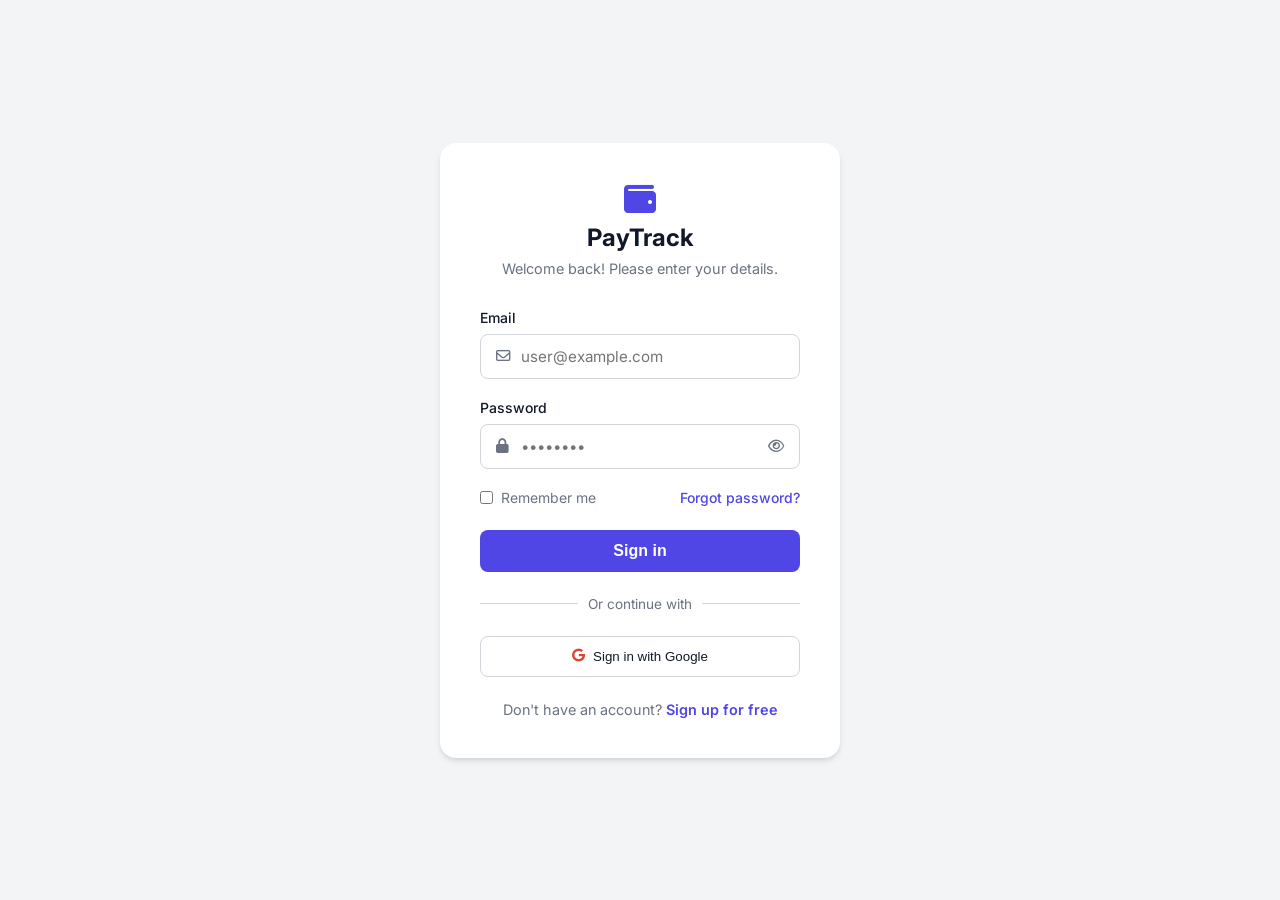
<file: login.html>
<!DOCTYPE html>
<html lang="en">
<head>
    <meta charset="UTF-8">
    <meta name="viewport" content="width=device-width, initial-scale=1.0">
    <title>PayTrack | Login</title>
    <!-- Fonts -->
    <link href="https://fonts.googleapis.com/css2?family=Inter:wght@400;500;600;700&display=swap" rel="stylesheet">
    <!-- Icons -->
    <link rel="stylesheet" href="https://cdnjs.cloudflare.com/ajax/libs/font-awesome/6.4.0/css/all.min.css">
    
    <style>
        :root {
            --primary: #4F46E5;
            --primary-hover: #4338ca;
            --bg-body: #F3F4F6;
            --text-main: #111827;
            --text-muted: #6B7280;
            --border: #D1D5DB;
        }

        * { margin: 0; padding: 0; box-sizing: border-box; }
        
        body {
            font-family: 'Inter', sans-serif;
            background-color: var(--bg-body);
            height: 100vh;
            display: flex;
            justify-content: center;
            align-items: center;
            color: var(--text-main);
        }

        .login-card {
            background: #fff;
            padding: 2.5rem;
            border-radius: 16px;
            box-shadow: 0 4px 6px -1px rgba(0, 0, 0, 0.1), 0 2px 4px -1px rgba(0, 0, 0, 0.06);
            width: 100%;
            max-width: 400px;
        }

        .brand-section {
            text-align: center;
            margin-bottom: 2rem;
        }

        .brand-logo {
            font-size: 2rem;
            color: var(--primary);
            margin-bottom: 0.5rem;
        }

        .brand-text {
            font-weight: 700;
            font-size: 1.5rem;
            color: var(--text-main);
        }

        .subtitle {
            color: var(--text-muted);
            font-size: 0.9rem;
            margin-top: 0.5rem;
        }

        /* Form Styles */
        .form-group {
            margin-bottom: 1.25rem;
            position: relative;
        }

        .form-label {
            display: block;
            font-size: 0.875rem;
            font-weight: 500;
            margin-bottom: 0.5rem;
            color: var(--text-main);
        }

        .input-wrapper {
            position: relative;
        }

        .form-input {
            width: 100%;
            padding: 0.75rem 1rem 0.75rem 2.5rem; /* padding-left for icon */
            border: 1px solid var(--border);
            border-radius: 8px;
            font-size: 0.95rem;
            transition: 0.2s;
            font-family: inherit;
        }

        .form-input:focus {
            outline: none;
            border-color: var(--primary);
            box-shadow: 0 0 0 3px rgba(79, 70, 229, 0.1);
        }

        .input-icon {
            position: absolute;
            left: 1rem;
            top: 50%;
            transform: translateY(-50%);
            color: var(--text-muted);
            font-size: 0.9rem;
        }

        .toggle-password {
            position: absolute;
            right: 1rem;
            top: 50%;
            transform: translateY(-50%);
            color: var(--text-muted);
            cursor: pointer;
            font-size: 0.9rem;
        }

        .form-footer {
            display: flex;
            justify-content: space-between;
            align-items: center;
            margin-bottom: 1.5rem;
            font-size: 0.875rem;
        }

        .remember-me {
            display: flex;
            align-items: center;
            gap: 0.5rem;
            color: var(--text-muted);
            cursor: pointer;
        }
        
        .forgot-link {
            color: var(--primary);
            text-decoration: none;
            font-weight: 500;
        }

        .btn-login {
            width: 100%;
            padding: 0.75rem;
            background: var(--primary);
            color: white;
            border: none;
            border-radius: 8px;
            font-weight: 600;
            cursor: pointer;
            transition: 0.2s;
            font-size: 1rem;
            display: flex;
            justify-content: center;
            align-items: center;
            gap: 0.5rem;
        }

        .btn-login:hover {
            background: var(--primary-hover);
        }

        .btn-login:disabled {
            background: #a5a6f6;
            cursor: not-allowed;
        }

        /* Divider */
        .divider {
            display: flex;
            align-items: center;
            text-align: center;
            margin: 1.5rem 0;
            color: var(--text-muted);
            font-size: 0.85rem;
        }
        .divider::before, .divider::after {
            content: '';
            flex: 1;
            border-bottom: 1px solid var(--border);
        }
        .divider span { padding: 0 10px; }

        /* Social Login */
        .social-btn {
            width: 100%;
            padding: 0.75rem;
            background: #fff;
            border: 1px solid var(--border);
            border-radius: 8px;
            font-weight: 500;
            color: var(--text-main);
            cursor: pointer;
            display: flex;
            justify-content: center;
            align-items: center;
            gap: 0.5rem;
            transition: 0.2s;
            margin-bottom: 1rem;
        }

        .social-btn:hover { background: #F9FAFB; }

        .signup-text {
            text-align: center;
            font-size: 0.9rem;
            color: var(--text-muted);
            margin-top: 1.5rem;
        }
        .signup-text a {
            color: var(--primary);
            text-decoration: none;
            font-weight: 600;
        }

        /* Error Message */
        .error-msg {
            background: #FEE2E2;
            color: #991B1B;
            padding: 0.75rem;
            border-radius: 6px;
            font-size: 0.875rem;
            margin-bottom: 1rem;
            display: none;
            text-align: center;
        }
    </style>
</head>
<body>

    <div class="login-card">
        <div class="brand-section">
            <i class="fa-solid fa-wallet brand-logo"></i>
            <div class="brand-text">PayTrack</div>
            <p class="subtitle">Welcome back! Please enter your details.</p>
        </div>

        <form id="loginForm" onsubmit="handleLogin(event)">
            <!-- Error Message Container -->
            <div id="errorMsg" class="error-msg"></div>

            <div class="form-group">
                <label class="form-label">Email</label>
                <div class="input-wrapper">
                    <i class="fa-regular fa-envelope input-icon"></i>
                    <input type="email" id="email" class="form-input" placeholder="user@example.com" required>
                </div>
            </div>

            <div class="form-group">
                <label class="form-label">Password</label>
                <div class="input-wrapper">
                    <i class="fa-solid fa-lock input-icon"></i>
                    <input type="password" id="password" class="form-input" placeholder="••••••••" required>
                    <i class="fa-regular fa-eye toggle-password" onclick="togglePassword()"></i>
                </div>
            </div>

            <div class="form-footer">
                <label class="remember-me">
                    <input type="checkbox"> Remember me
                </label>
                <a href="#" class="forgot-link">Forgot password?</a>
            </div>

            <button type="submit" class="btn-login" id="loginBtn">
                <span>Sign in</span>
            </button>
        </form>

        <div class="divider">
            <span>Or continue with</span>
        </div>

        <button class="social-btn">
            <i class="fa-brands fa-google" style="color: #DB4437;"></i>
            Sign in with Google
        </button>

        <div class="signup-text">
            Don't have an account? <a href="#">Sign up for free</a>
        </div>
    </div>

    <script>
        function togglePassword() {
            const passwordInput = document.getElementById('password');
            const icon = document.querySelector('.toggle-password');
            
            if (passwordInput.type === 'password') {
                passwordInput.type = 'text';
                icon.classList.remove('fa-eye');
                icon.classList.add('fa-eye-slash');
            } else {
                passwordInput.type = 'password';
                icon.classList.remove('fa-eye-slash');
                icon.classList.add('fa-eye');
            }
        }

        function handleLogin(e) {
            e.preventDefault();
            
            const email = document.getElementById('email').value;
            const password = document.getElementById('password').value;
            const btn = document.getElementById('loginBtn');
            const errorMsg = document.getElementById('errorMsg');

            // إخفاء رسالة الخطأ إن وجدت
            errorMsg.style.display = 'none';

            // محاكاة عملية التحميل
            btn.innerHTML = '<i class="fa-solid fa-circle-notch fa-spin"></i> Processing...';
            btn.disabled = true;

            setTimeout(() => {
                // تحقق وهمي بسيط (يمكنك تغييره لربطه بخلفية حقيقية)
                if(password.length < 6) {
                    errorMsg.textContent = "Password must be at least 6 characters.";
                    errorMsg.style.display = 'block';
                    btn.innerHTML = '<span>Sign in</span>';
                    btn.disabled = false;
                } else {
                    // نجاح الدخول - توجيه للصفحة الرئيسية
                    // هنا نضع اسم الملف الذي يحتوي على الكود السابق (مثلاً index.html)
                    window.location.href = 'index.html'; 
                }
            }, 1500); // تأخير وهمي لمدة 1.5 ثانية
        }
    </script>
</body>
</html>
</file>
